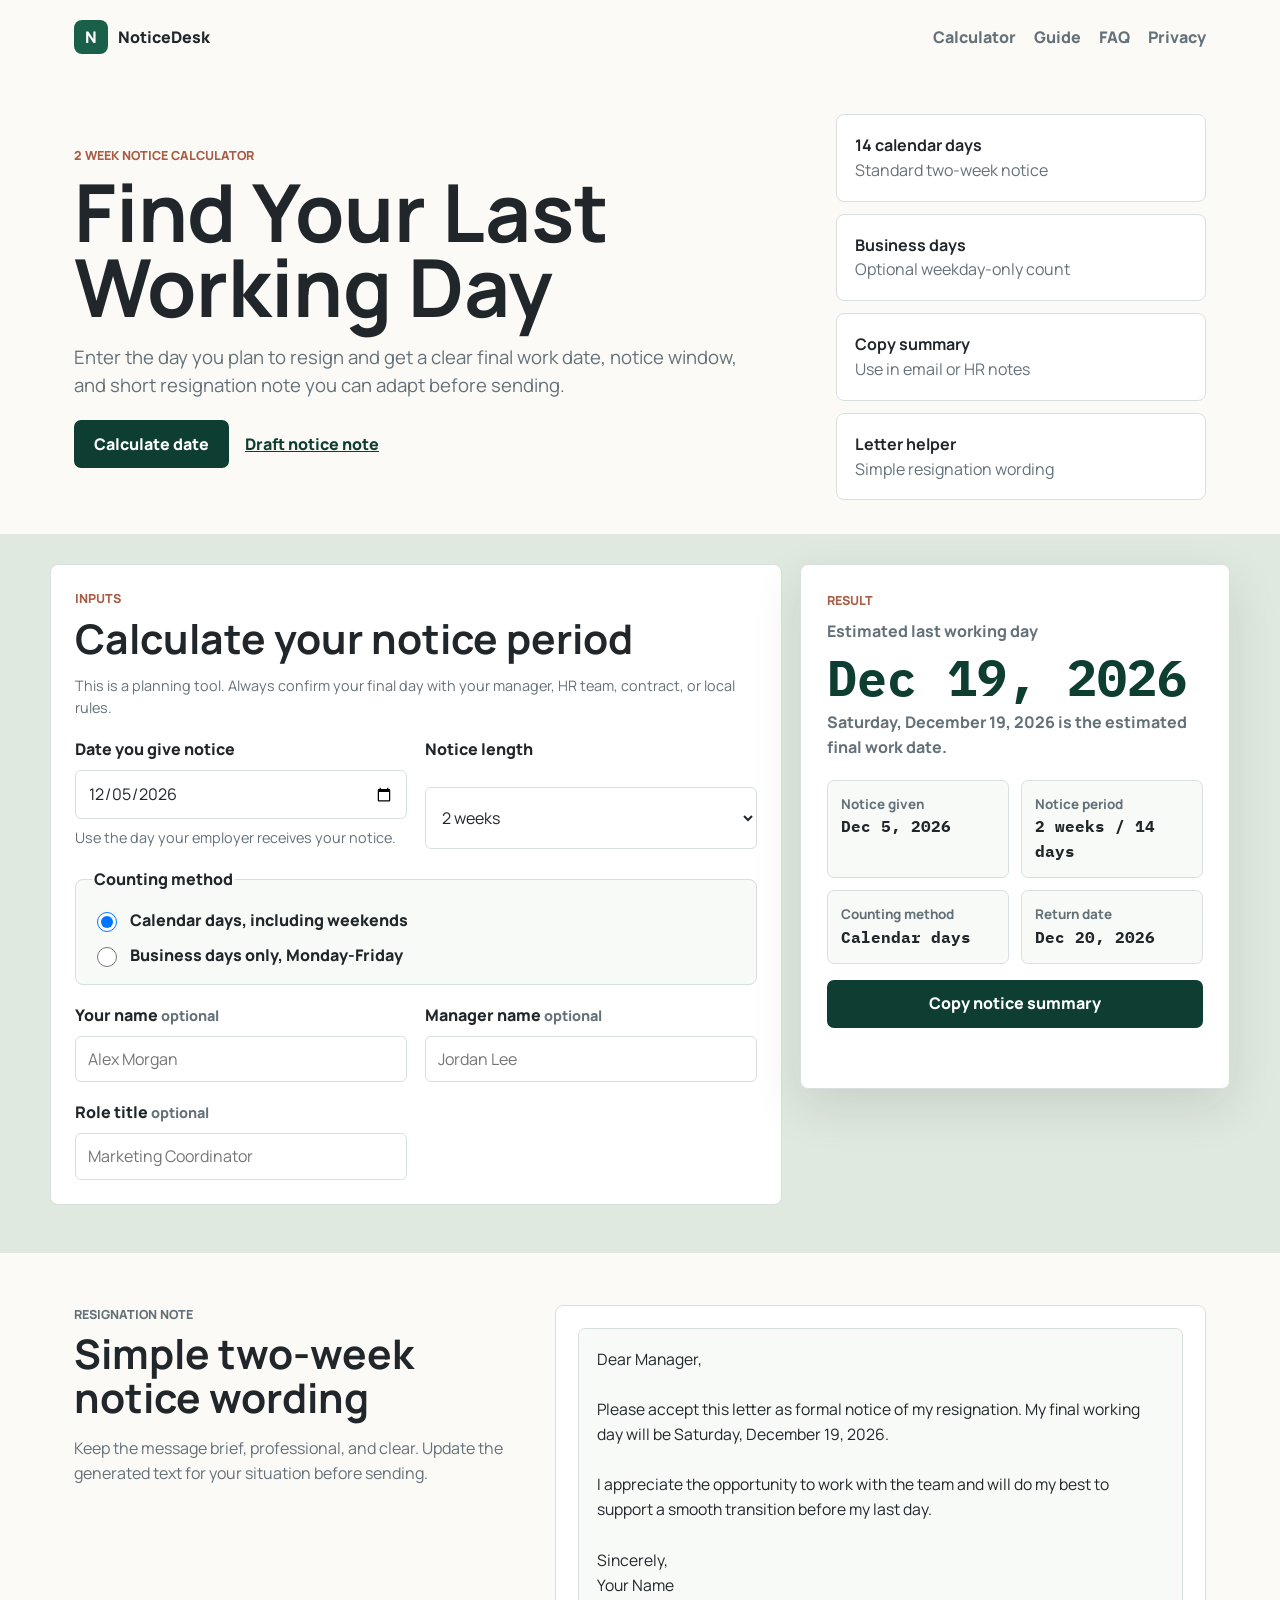
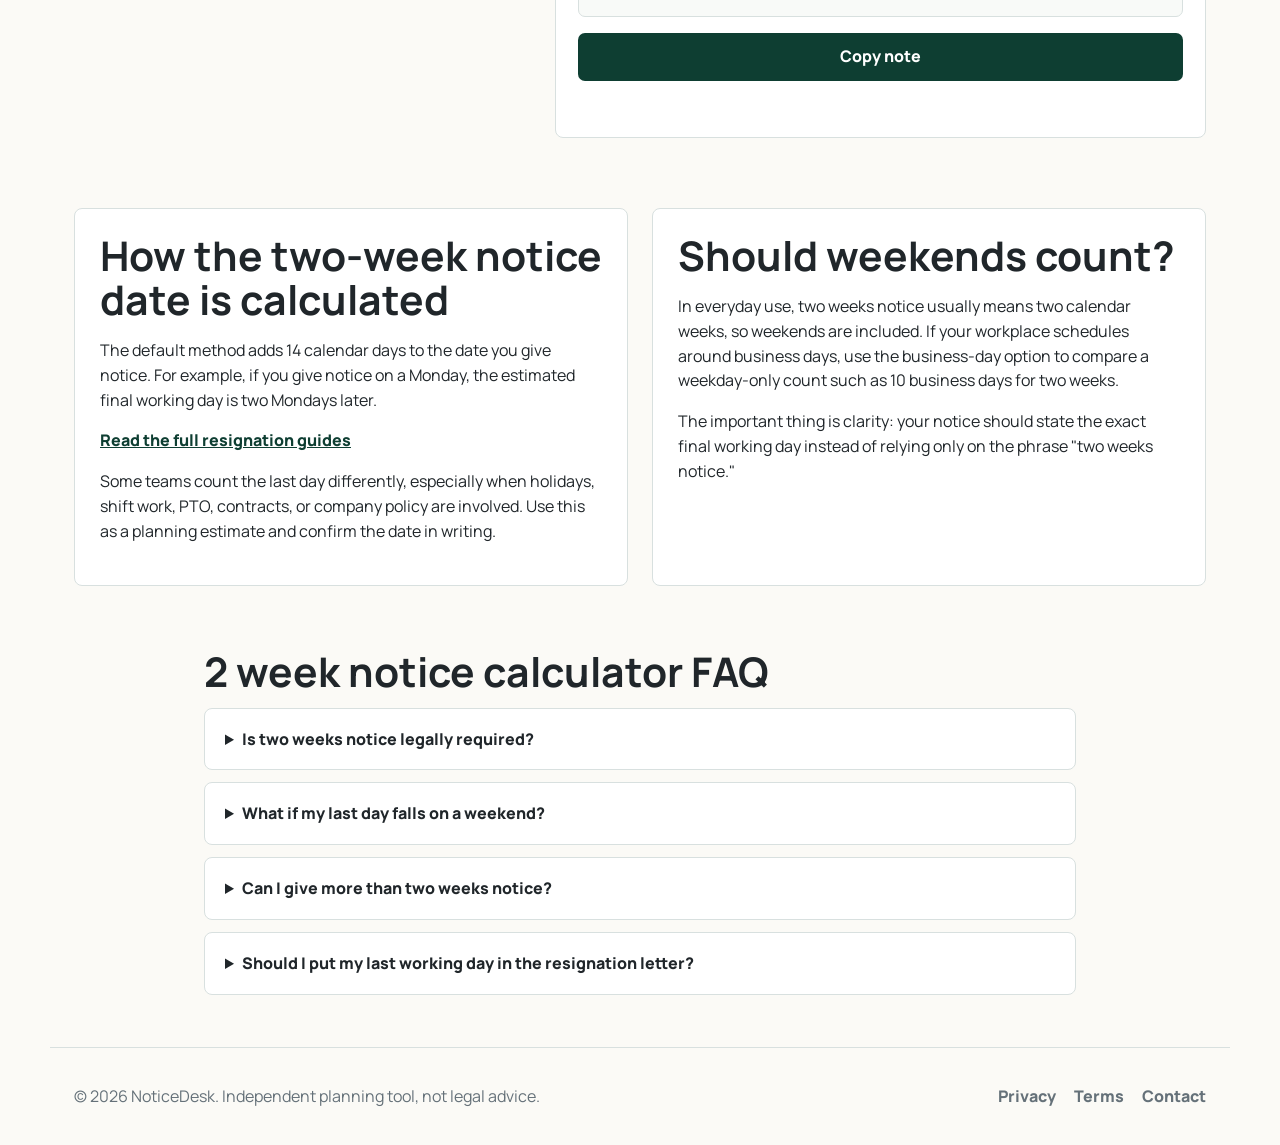
<file: index.html>
<!doctype html>
<html lang="en">
<head>
  <meta charset="utf-8">
  <meta name="viewport" content="width=device-width, initial-scale=1">
  <title>2 Week Notice Date Calculator: Find Your Last Working Day</title>
  <meta name="description" content="Calculate your two-week notice last working day from any resignation date. Include weekends, skip weekends, copy a notice summary, and draft a simple resignation note.">
  <meta name="google-site-verification" content="HStVoqGDBK8Xyh6FS-A_EYMnVGYeA2WJP6QGMpi1RUY">
  <link rel="canonical" href="https://two-week-notice-calculator.pages.dev/">
  <link rel="icon" href="favicon.svg" type="image/svg+xml">
  <meta property="og:title" content="2 Week Notice Date Calculator">
  <meta property="og:description" content="Find your last working day after giving two weeks notice, with weekend options and a simple resignation note.">
  <meta property="og:type" content="website">
  <meta property="og:url" content="https://two-week-notice-calculator.pages.dev/">
  <link rel="stylesheet" href="styles.css">
  <script type="application/ld+json">
  {
    "@context": "https://schema.org",
    "@graph": [
      {
        "@type": "WebApplication",
        "name": "2 Week Notice Date Calculator",
        "applicationCategory": "BusinessApplication",
        "operatingSystem": "Any",
        "offers": {"@type": "Offer", "price": "0", "priceCurrency": "USD"},
        "description": "Calculate a final working day from a resignation date and notice period."
      },
      {
        "@type": "FAQPage",
        "mainEntity": [
          {
            "@type": "Question",
            "name": "How do you calculate a two-week notice date?",
            "acceptedAnswer": {"@type": "Answer", "text": "Pick the date you give notice, add 14 calendar days for a standard two-week notice, then confirm the final working day with your employer's policy and scheduling."}
          },
          {
            "@type": "Question",
            "name": "Does two weeks notice include weekends?",
            "acceptedAnswer": {"@type": "Answer", "text": "Many people count two weeks notice as 14 calendar days, which includes weekends. Some workplaces prefer business-day scheduling, so this calculator lets you compare both."}
          }
        ]
      },
      {
        "@type": "HowTo",
        "name": "Calculate your two-week notice last working day",
        "description": "Step-by-step to find your final working day from any resignation date, with weekend and business-day options.",
        "totalTime": "PT1M",
        "tool": [{"@type": "HowToTool", "name": "2 Week Notice Date Calculator"}],
        "step": [
          {"@type": "HowToStep", "name": "Pick your notice date", "text": "Choose the calendar day you give notice to your employer."},
          {"@type": "HowToStep", "name": "Set notice length", "text": "Select 1, 2, 3, or 4 weeks of notice in the dropdown."},
          {"@type": "HowToStep", "name": "Choose counting method", "text": "Pick calendar days (includes weekends) or business days only."},
 companies          {"@type": "HowToStep", "name": "Read your final day", "text": "The tool shows your estimated last working day and the following day."}
        ]
      }
    ]
  }
  </script>
</head>
<body>
  <header class="site-header">
    <a class="brand" href="index.html" aria-label="NoticeDesk home">
      <span class="brand-mark">N</span>
      <span>NoticeDesk</span>
    </a>
    <nav aria-label="Primary navigation">
      <a href="#calculator">Calculator</a>
      <a href="#guide">Guide</a>
      <a href="#faq">FAQ</a>
      <a href="privacy.html">Privacy</a>
    </nav>
  </header>

  <main>
    <section class="hero">
      <div class="hero-copy">
        <p class="eyebrow">2 week notice calculator</p>
        <h1>Find Your Last Working Day</h1>
        <p>Enter the day you plan to resign and get a clear final work date, notice window, and short resignation note you can adapt before sending.</p>
        <div class="hero-actions">
          <a class="button-link" href="#calculator">Calculate date</a>
          <a class="text-link" href="#letter">Draft notice note</a>
        </div>
      </div>
      <aside class="hero-panel" aria-label="Calculator features">
        <div><strong>14 calendar days</strong><span>Standard two-week notice</span></div>
        <div><strong>Business days</strong><span>Optional weekday-only count</span></div>
        <div><strong>Copy summary</strong><span>Use in email or HR notes</span></div>
        <div><strong>Letter helper</strong><span>Simple resignation wording</span></div>
      </aside>
    </section>

    <section id="calculator" class="calculator-band">
      <div class="calculator-shell">
        <form class="input-panel">
          <div class="panel-heading">
            <p class="eyebrow">Inputs</p>
            <h2>Calculate your notice period</h2>
            <p class="hint">This is a planning tool. Always confirm your final day with your manager, HR team, contract, or local rules.</p>
          </div>

          <div class="field">
            <label for="notice-date">Date you give notice</label>
            <input id="notice-date" type="date">
            <p class="hint">Use the day your employer receives your notice.</p>
          </div>

          <div class="field">
            <label for="notice-length">Notice length</label>
            <select id="notice-length">
              <option value="2" selected>2 weeks</option>
              <option value="1">1 week</option>
              <option value="3">3 weeks</option>
              <option value="4">4 weeks</option>
            </select>
          </div>

          <fieldset class="option-group">
            <legend>Counting method</legend>
            <label>
              <input type="radio" name="count-mode" value="calendar" checked>
              <span>Calendar days, including weekends</span>
            </label>
            <label>
              <input type="radio" name="count-mode" value="business">
              <span>Business days only, Monday-Friday</span>
            </label>
          </fieldset>

          <div class="field">
            <label for="employee-name">Your name <span class="optional">optional</span></label>
            <input id="employee-name" type="text" placeholder="Alex Morgan">
          </div>

          <div class="field">
            <label for="manager-name">Manager name <span class="optional">optional</span></label>
            <input id="manager-name" type="text" placeholder="Jordan Lee">
          </div>

          <div class="field">
            <label for="role-title">Role title <span class="optional">optional</span></label>
            <input id="role-title" type="text" placeholder="Marketing Coordinator">
          </div>
        </form>

        <section class="result-panel" aria-live="polite">
          <p class="eyebrow">Result</p>
          <div class="date-hero">
            <span>Estimated last working day</span>
            <strong id="last-day">-</strong>
            <em id="result-note">Choose a notice date to begin.</em>
          </div>

          <div class="metric-grid">
            <div><span>Notice given</span><strong id="given-date">-</strong></div>
            <div><span>Notice period</span><strong id="notice-window">-</strong></div>
            <div><span>Counting method</span><strong id="counting-method">Calendar</strong></div>
            <div><span>Return date</span><strong id="next-day">-</strong></div>
          </div>

          <button id="copy-summary" type="button">Copy notice summary</button>
          <p id="copy-status" class="copy-status" role="status"></p>
        </section>
      </div>
    </section>

    <section id="letter" class="letter-band">
      <div>
        <p class="eyebrow">Resignation note</p>
        <h2>Simple two-week notice wording</h2>
        <p>Keep the message brief, professional, and clear. Update the generated text for your situation before sending.</p>
      </div>
      <article class="letter-card">
        <pre id="letter-output"></pre>
        <button id="copy-letter" type="button">Copy note</button>
        <p id="letter-status" class="copy-status" role="status"></p>
      </article>
    </section>

    <section id="guide" class="guide-grid">
      <article>
        <h2>How the two-week notice date is calculated</h2>
        <p>The default method adds 14 calendar days to the date you give notice. For example, if you give notice on a Monday, the estimated final working day is two Mondays later.</p>
        <a class="text-link" href="blog/">Read the full resignation guides</a>
        <p>Some teams count the last day differently, especially when holidays, shift work, PTO, contracts, or company policy are involved. Use this as a planning estimate and confirm the date in writing.</p>
      </article>
      <article>
        <h2>Should weekends count?</h2>
        <p>In everyday use, two weeks notice usually means two calendar weeks, so weekends are included. If your workplace schedules around business days, use the business-day option to compare a weekday-only count such as 10 business days for two weeks.</p>
        <p>The important thing is clarity: your notice should state the exact final working day instead of relying only on the phrase "two weeks notice."</p>
      </article>
    </section>

    <section id="faq" class="faq-band">
      <h2>2 week notice calculator FAQ</h2>
      <details>
        <summary>Is two weeks notice legally required?</summary>
        <p>It depends on your job, contract, location, and employer policy. In many situations it is a professional courtesy rather than a universal legal rule. Check your agreement or ask HR if the stakes are high.</p>
      </details>
      <details>
        <summary>What if my last day falls on a weekend?</summary>
        <p>If you normally work Monday-Friday, you may choose the closest regular workday and confirm it with your manager. The calculator shows both the date and the following day so you can discuss the transition clearly.</p>
      </details>
      <details>
        <summary>Can I give more than two weeks notice?</summary>
        <p>Yes. Many people give more notice for senior roles, specialized work, or long handoffs. Use the notice length dropdown to compare one, two, three, and four-week periods.</p>
      </details>
      <details>
        <summary>Should I put my last working day in the resignation letter?</summary>
        <p>Yes. A specific final date prevents confusion and gives your employer a clear transition timeline.</p>
      </details>
    </section>
  </main>

  <footer class="site-footer">
    <p>&copy; 2026 NoticeDesk. Independent planning tool, not legal advice.</p>
    <nav aria-label="Footer navigation">
      <a href="privacy.html">Privacy</a>
      <a href="terms.html">Terms</a>
      <a href="contact.html">Contact</a>
    </nav>
  </footer>

  <script src="script.js"></script>
</body>
</html>
</file>
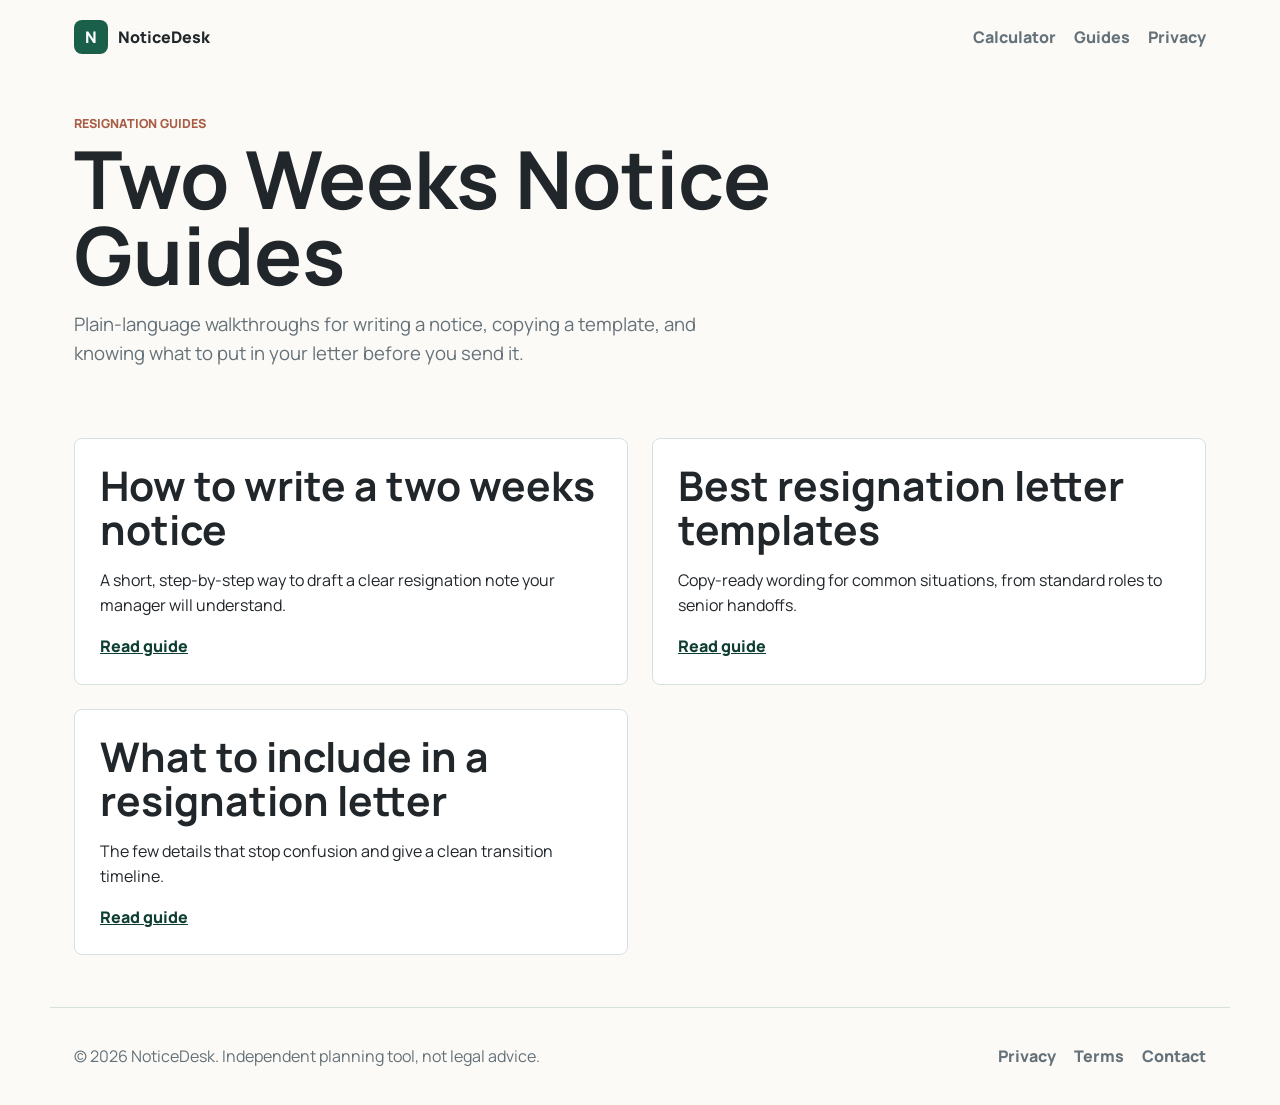
<file: blog/index.html>
<!doctype html>
<html lang="en">
<head>
  <meta charset="utf-8">
  <meta name="viewport" content="width=device-width, initial-scale=1">
  <title>Two Weeks Notice Guides | NoticeDesk</title>
  <meta name="description" content="Guides on writing a two weeks notice, resignation letter templates, and what to include before you send it.">
  <link rel="canonical" href="https://two-week-notice-calculator.pages.dev/blog/">
  <link rel="icon" href="../favicon.svg" type="image/svg+xml">
  <link rel="stylesheet" href="../styles.css">
</head>
<body>
  <header class="site-header">
    <a class="brand" href="../index.html" aria-label="NoticeDesk home">
      <span class="brand-mark">N</span>
      <span>NoticeDesk</span>
    </a>
    <nav aria-label="Primary navigation">
      <a href="../index.html">Calculator</a>
      <a href="#guides">Guides</a>
      <a href="../privacy.html">Privacy</a>
    </nav>
  </header>
  <main>
    <section class="hero">
      <div class="hero-copy">
        <p class="eyebrow">Resignation guides</p>
        <h1>Two Weeks Notice Guides</h1>
        <p>Plain-language walkthroughs for writing a notice, copying a template, and knowing what to put in your letter before you send it.</p>
      </div>
    </section>
    <section id="guides" class="guide-grid">
      <article class="guide-card">
        <h2>How to write a two weeks notice</h2>
        <p>A short, step-by-step way to draft a clear resignation note your manager will understand.</p>
        <a class="text-link" href="how-to-write-a-two-weeks-notice-letter.html">Read guide</a>
      </article>
      <article class="guide-card">
        <h2>Best resignation letter templates</h2>
        <p>Copy-ready wording for common situations, from standard roles to senior handoffs.</p>
        <a class="text-link" href="best-resignation-letter-templates.html">Read guide</a>
      </article>
      <article class="guide-card">
        <h2>What to include in a resignation letter</h2>
        <p>The few details that stop confusion and give a clean transition timeline.</p>
        <a class="text-link" href="what-to-include-in-resignation-letter.html">Read guide</a>
      </article>
    </section>
  </main>
  <footer class="site-footer">
    <p>&copy; 2026 NoticeDesk. Independent planning tool, not legal advice.</p>
    <nav aria-label="Footer navigation">
      <a href="../privacy.html">Privacy</a>
      <a href="../terms.html">Terms</a>
      <a href="../contact.html">Contact</a>
    </nav>
  </footer>
</body>
</html>
</file>
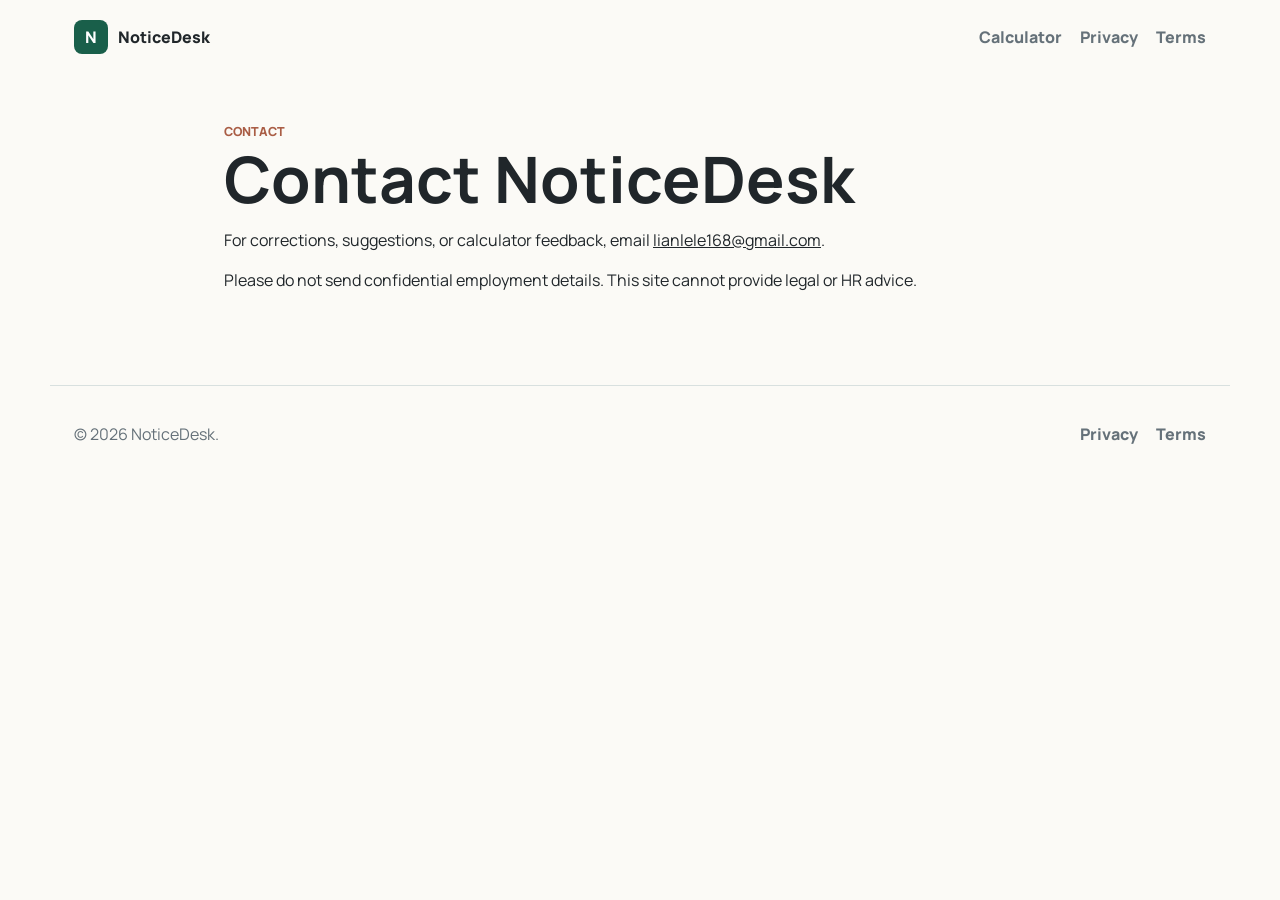
<file: contact.html>
<!doctype html>
<html lang="en">
<head>
  <meta charset="utf-8">
  <meta name="viewport" content="width=device-width, initial-scale=1">
  <title>Contact | NoticeDesk</title>
  <meta name="description" content="Contact NoticeDesk about the two-week notice date calculator.">
  <link rel="stylesheet" href="styles.css">
</head>
<body>
  <header class="site-header">
    <a class="brand" href="index.html"><span class="brand-mark">N</span><span>NoticeDesk</span></a>
    <nav><a href="index.html#calculator">Calculator</a><a href="privacy.html">Privacy</a><a href="terms.html">Terms</a></nav>
  </header>
  <main class="page">
    <p class="eyebrow">Contact</p>
    <h1>Contact NoticeDesk</h1>
    <p>For corrections, suggestions, or calculator feedback, email <a href="mailto:lianlele168@gmail.com">lianlele168@gmail.com</a>.</p>
    <p>Please do not send confidential employment details. This site cannot provide legal or HR advice.</p>
  </main>
  <footer class="site-footer"><p>&copy; 2026 NoticeDesk.</p><nav><a href="privacy.html">Privacy</a><a href="terms.html">Terms</a></nav></footer>
</body>
</html>
</file>
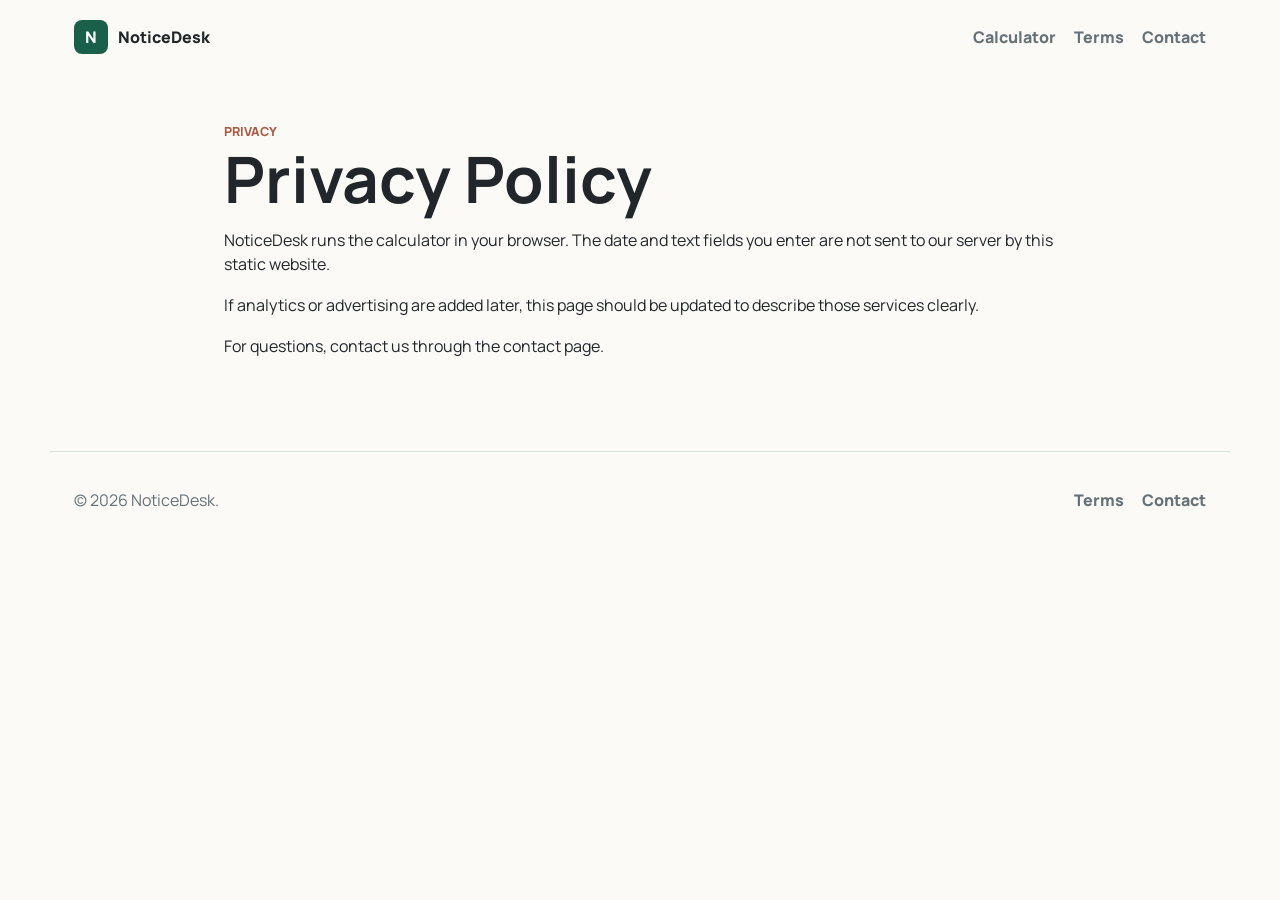
<file: privacy.html>
<!doctype html>
<html lang="en">
<head>
  <meta charset="utf-8">
  <meta name="viewport" content="width=device-width, initial-scale=1">
  <meta name="robots" content="noindex, follow">
  <title>Privacy Policy | NoticeDesk</title>
  <meta name="description" content="Privacy policy for NoticeDesk two-week notice date calculator.">
  <link rel="stylesheet" href="styles.css">
</head>
<body>
  <header class="site-header">
    <a class="brand" href="index.html"><span class="brand-mark">N</span><span>NoticeDesk</span></a>
    <nav><a href="index.html#calculator">Calculator</a><a href="terms.html">Terms</a><a href="contact.html">Contact</a></nav>
  </header>
  <main class="page">
    <p class="eyebrow">Privacy</p>
    <h1>Privacy Policy</h1>
    <p>NoticeDesk runs the calculator in your browser. The date and text fields you enter are not sent to our server by this static website.</p>
    <p>If analytics or advertising are added later, this page should be updated to describe those services clearly.</p>
    <p>For questions, contact us through the contact page.</p>
  </main>
  <footer class="site-footer"><p>&copy; 2026 NoticeDesk.</p><nav><a href="terms.html">Terms</a><a href="contact.html">Contact</a></nav></footer>
</body>
</html>
</file>
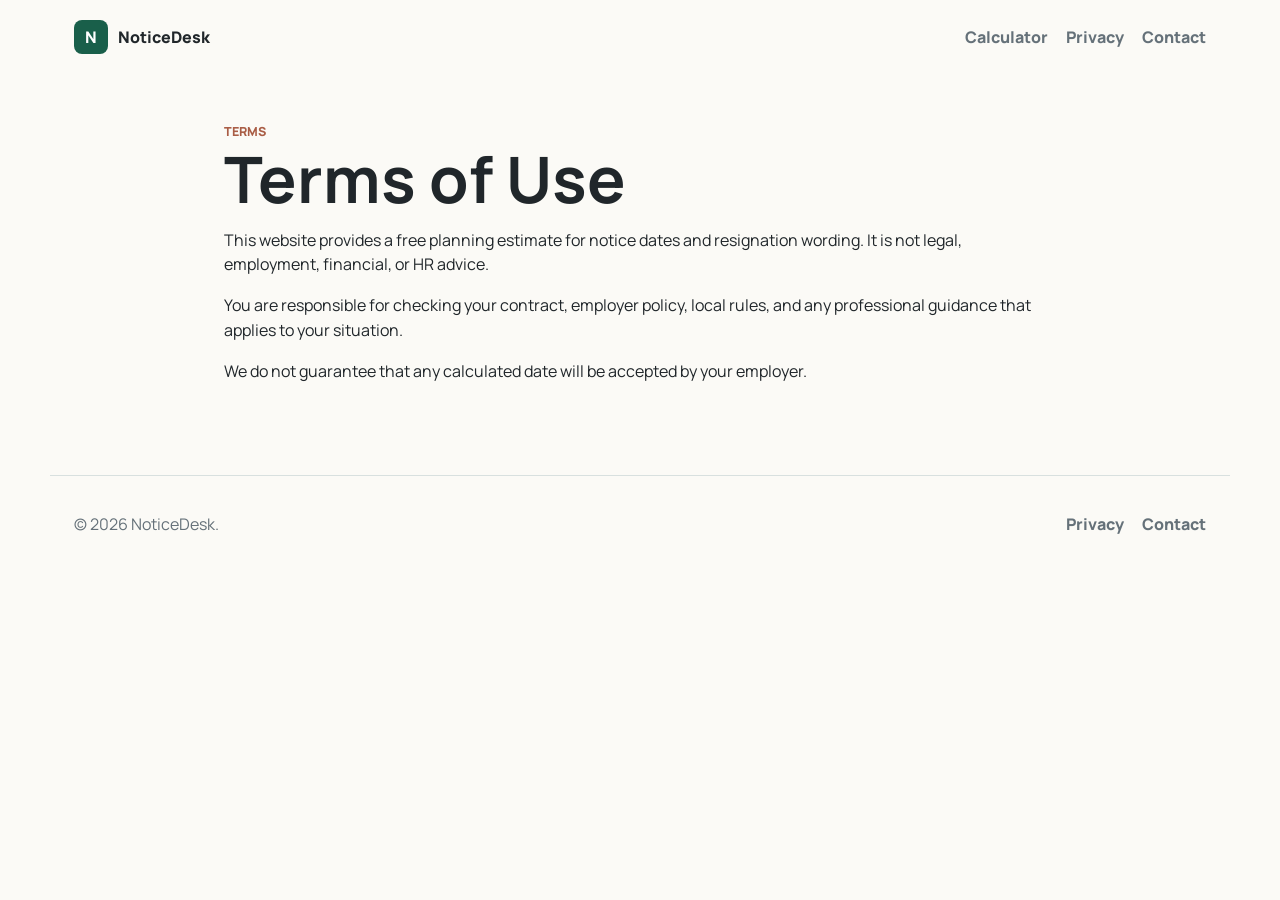
<file: terms.html>
<!doctype html>
<html lang="en">
<head>
  <meta charset="utf-8">
  <meta name="viewport" content="width=device-width, initial-scale=1">
  <meta name="robots" content="noindex, follow">
  <title>Terms of Use | NoticeDesk</title>
  <meta name="description" content="Terms of use for NoticeDesk two-week notice date calculator.">
  <link rel="stylesheet" href="styles.css">
</head>
<body>
  <header class="site-header">
    <a class="brand" href="index.html"><span class="brand-mark">N</span><span>NoticeDesk</span></a>
    <nav><a href="index.html#calculator">Calculator</a><a href="privacy.html">Privacy</a><a href="contact.html">Contact</a></nav>
  </header>
  <main class="page">
    <p class="eyebrow">Terms</p>
    <h1>Terms of Use</h1>
    <p>This website provides a free planning estimate for notice dates and resignation wording. It is not legal, employment, financial, or HR advice.</p>
    <p>You are responsible for checking your contract, employer policy, local rules, and any professional guidance that applies to your situation.</p>
    <p>We do not guarantee that any calculated date will be accepted by your employer.</p>
  </main>
  <footer class="site-footer"><p>&copy; 2026 NoticeDesk.</p><nav><a href="privacy.html">Privacy</a><a href="contact.html">Contact</a></nav></footer>
</body>
</html>
</file>
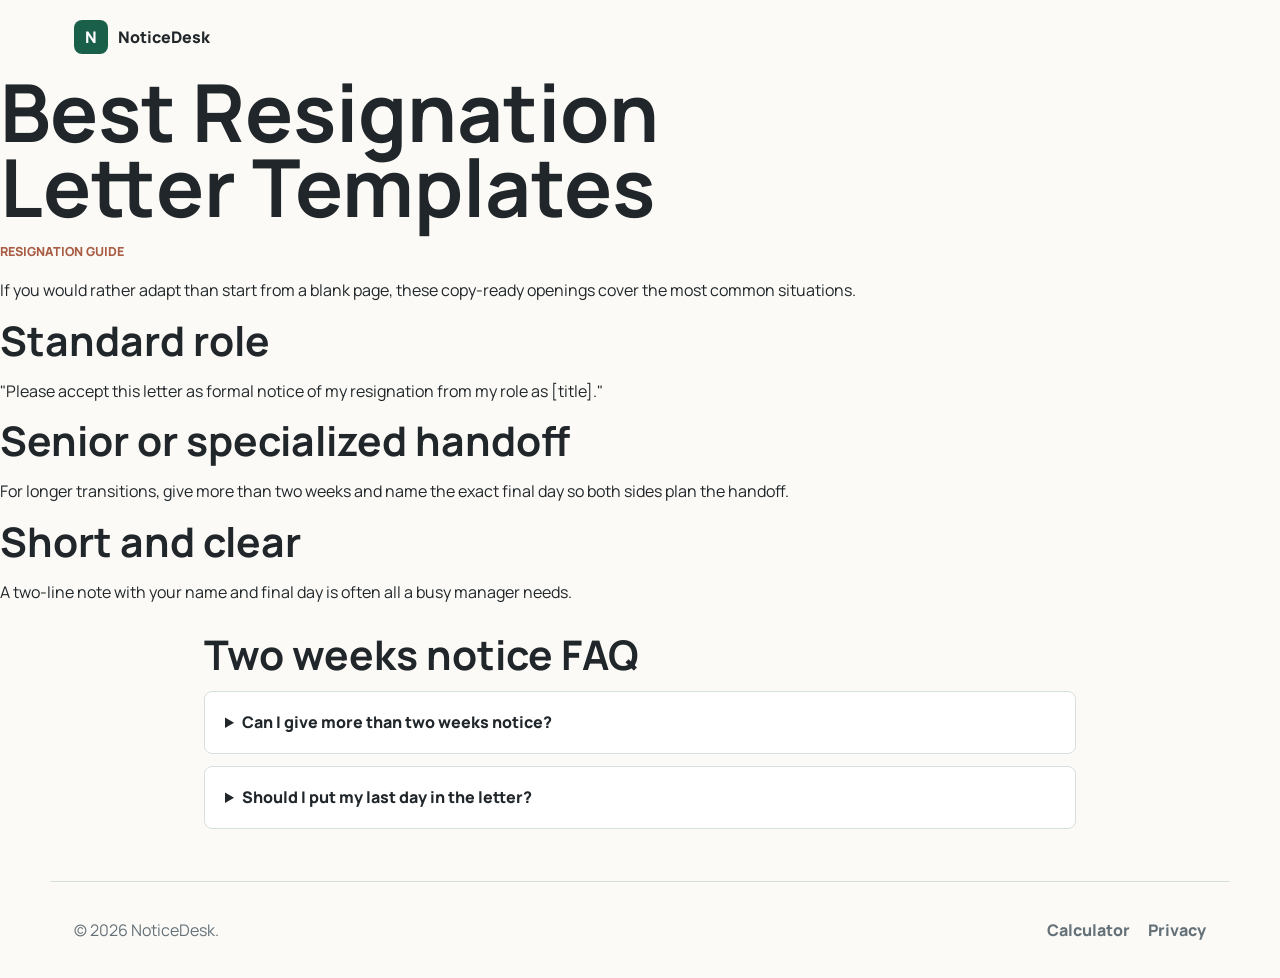
<file: blog/best-resignation-letter-templates.html>
<!doctype html>
<html lang="en">
<head>
  <meta charset="utf-8">
  <meta name="viewport" content="width=device-width, initial-scale=1">
  <title>Best Resignation Letter Templates (2026)</title>
  <meta name="description" content="Copy-ready resignation letter wording for common situations.">
  <link rel="canonical" href="https://two-week-notice-calculator.pages.dev/blog/best-resignation-letter-templates.html">
  <link rel="icon" href="../favicon.svg" type="image/svg+xml">
  <link rel="stylesheet" href="../styles.css">
  <script type="application/ld+json">
  {
    "@context": "https://schema.org",
    "@type": "Article",
    "headline": "Best Resignation Letter Templates",
    "datePublished": "2026-07-31",
    "author": {"@type": "Organization", "name": "NoticeDesk"}
  }
  </script>
</head>
<body>
  <header class="site-header">
    <a class="brand" href="../index.html"><span class="brand-mark">N</span><span>NoticeDesk</span></a>
  </header>
  <main>
    <article>
      <h1>Best Resignation Letter Templates</h1>
      <p class="eyebrow">Resignation guide</p>
      <p>If you would rather adapt than start from a blank page, these copy-ready openings cover the most common situations.</p>
      <h2>Standard role</h2>
      <p>"Please accept this letter as formal notice of my resignation from my role as [title]."</p>
      <h2>Senior or specialized handoff</h2>
      <p>For longer transitions, give more than two weeks and name the exact final day so both sides plan the handoff.</p>
      <h2>Short and clear</h2>
      <p>A two-line note with your name and final day is often all a busy manager needs.</p>
      <section class="faq-band">
        <h2>Two weeks notice FAQ</h2>
        <details>
          <summary>Can I give more than two weeks notice?</summary>
          <p>Yes. Many people give more notice for senior or specialized roles.</p>
        </details>
        <details>
          <summary>Should I put my last day in the letter?</summary>
          <p>Yes. A specific final date prevents confusion.</p>
        </details>
      </section>
    </article>
  </main>
  <footer class="site-footer">
    <p>&copy; 2026 NoticeDesk.</p>
    <nav><a href="../index.html">Calculator</a><a href="../privacy.html">Privacy</a></nav>
  </footer>
</body>
</html>
</file>
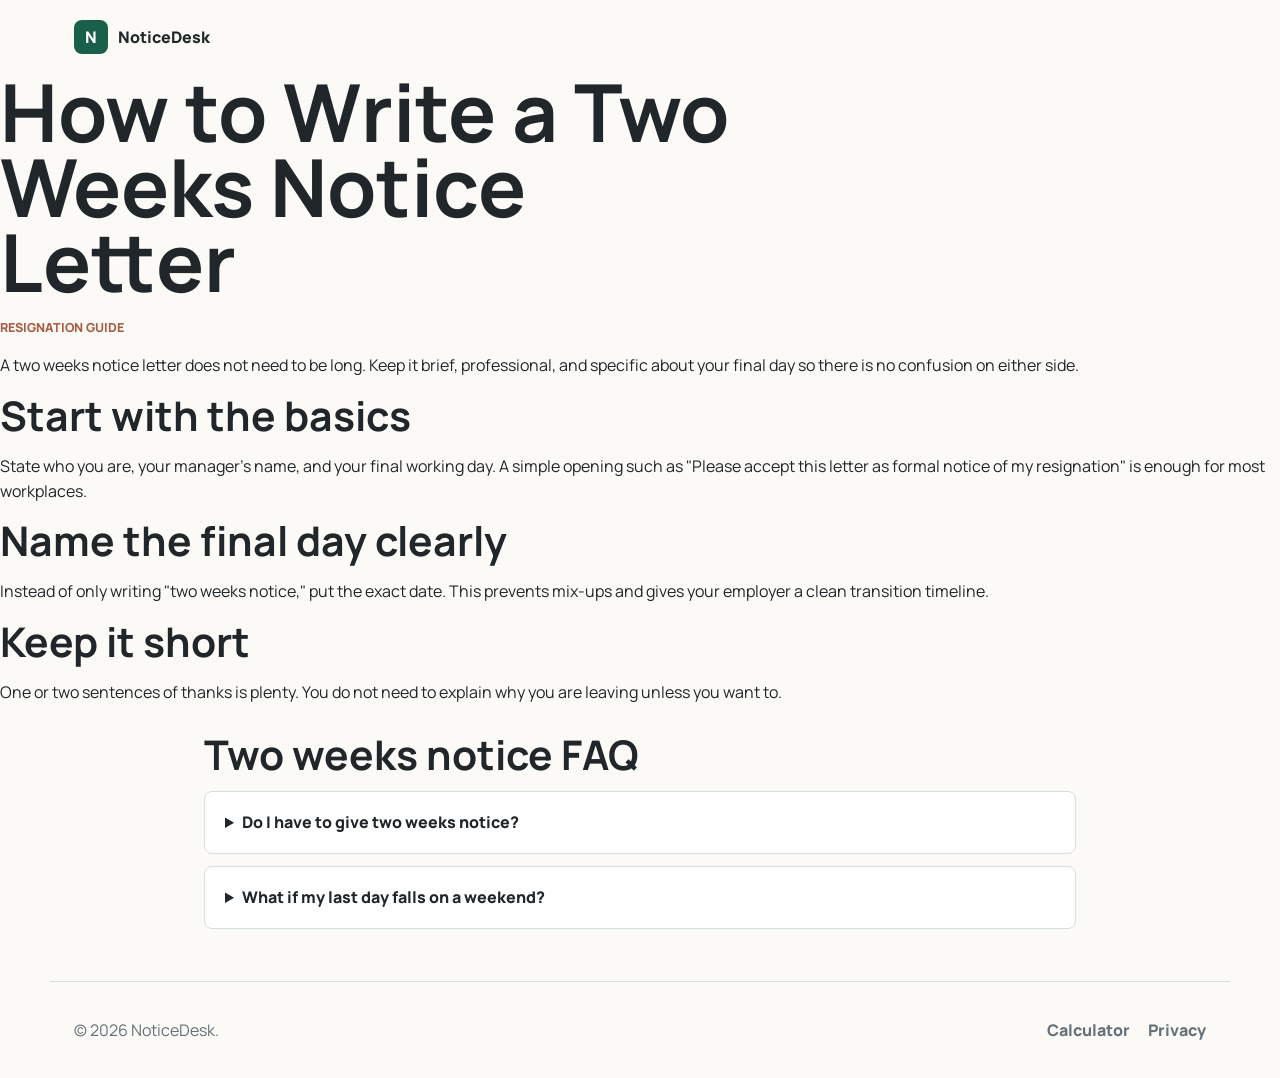
<file: blog/how-to-write-a-two-weeks-notice-letter.html>
<!doctype html>
<html lang="en">
<head>
  <meta charset="utf-8">
  <meta name="viewport" content="width=device-width, initial-scale=1">
  <title>How to Write a Two Weeks Notice Letter (2026)</title>
  <meta name="description" content="A step-by-step way to draft a clear two weeks notice letter your manager will understand.">
  <link rel="canonical" href="https://two-week-notice-calculator.pages.dev/blog/how-to-write-a-two-weeks-notice-letter.html">
  <link rel="icon" href="../favicon.svg" type="image/svg+xml">
  <link rel="stylesheet" href="../styles.css">
  <script type="application/ld+json">
  {
    "@context": "https://schema.org",
    "@type": "Article",
    "headline": "How to Write a Two Weeks Notice Letter",
    "datePublished": "2026-07-31",
    "author": {"@type": "Organization", "name": "NoticeDesk"}
  }
  </script>
</head>
<body>
  <header class="site-header">
    <a class="brand" href="../index.html"><span class="brand-mark">N</span><span>NoticeDesk</span></a>
  </header>
  <main>
    <article>
      <h1>How to Write a Two Weeks Notice Letter</h1>
      <p class="eyebrow">Resignation guide</p>
      <p>A two weeks notice letter does not need to be long. Keep it brief, professional, and specific about your final day so there is no confusion on either side.</p>
      <h2>Start with the basics</h2>
      <p>State who you are, your manager's name, and your final working day. A simple opening such as "Please accept this letter as formal notice of my resignation" is enough for most workplaces.</p>
      <h2>Name the final day clearly</h2>
      <p>Instead of only writing "two weeks notice," put the exact date. This prevents mix-ups and gives your employer a clean transition timeline.</p>
      <h2>Keep it short</h2>
      <p>One or two sentences of thanks is plenty. You do not need to explain why you are leaving unless you want to.</p>
      <section class="faq-band">
        <h2>Two weeks notice FAQ</h2>
        <details>
          <summary>Do I have to give two weeks notice?</summary>
          <p>No. It is a professional courtesy, not a universal legal rule. Check your contract if the stakes are high.</p>
        </details>
        <details>
          <summary>What if my last day falls on a weekend?</summary>
          <p>Pick the closest regular workday and confirm it with your manager.</p>
        </details>
      </section>
    </article>
  </main>
  <footer class="site-footer">
    <p>&copy; 2026 NoticeDesk.</p>
    <nav><a href="../index.html">Calculator</a><a href="../privacy.html">Privacy</a></nav>
  </footer>
</body>
</html>
</file>
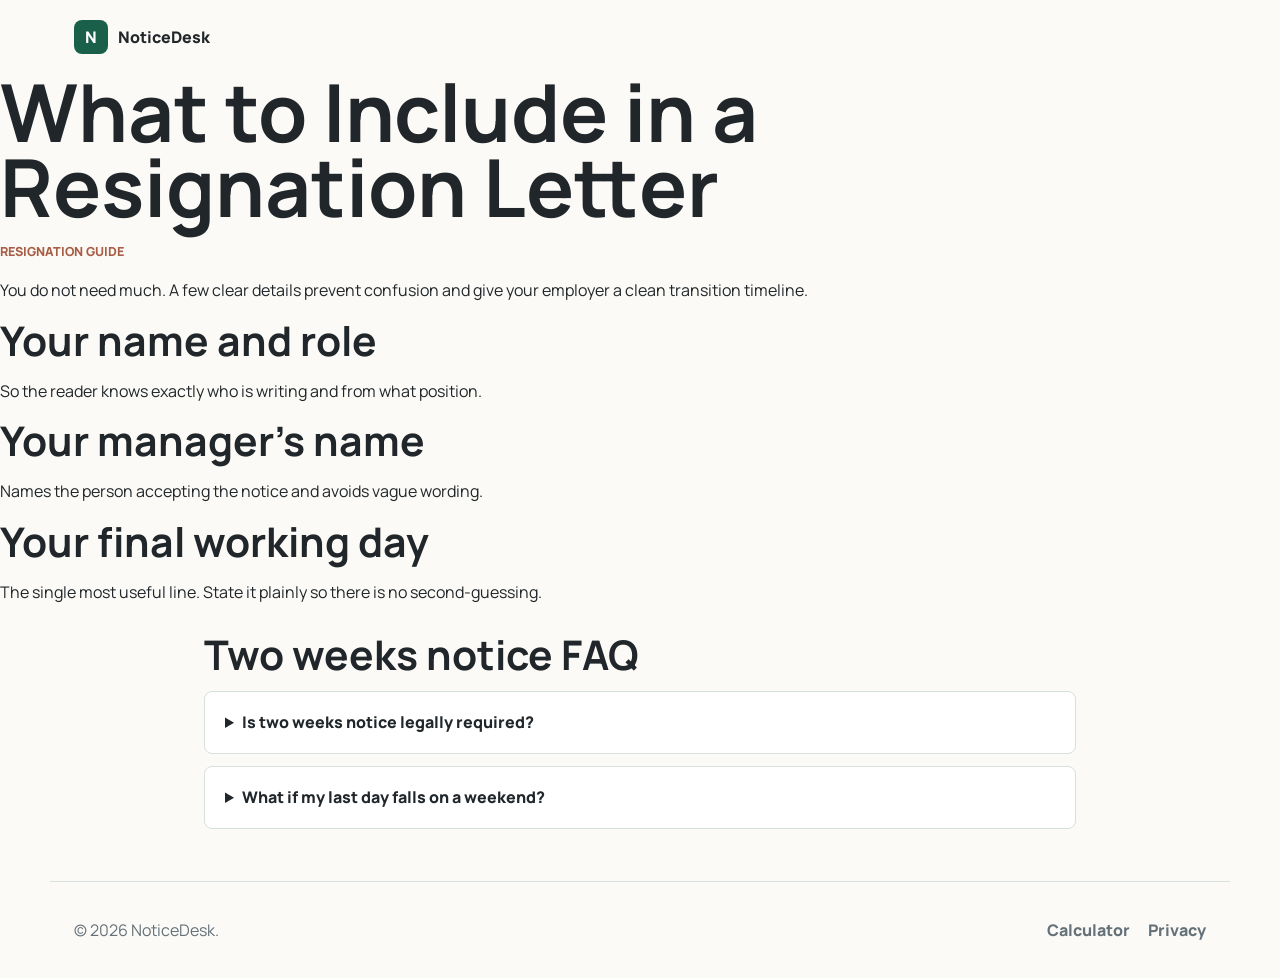
<file: blog/what-to-include-in-resignation-letter.html>
<!doctype html>
<html lang="en">
<head>
  <meta charset="utf-8">
  <meta name="viewport" content="width=device-width, initial-scale=1">
  <title>What to Include in a Resignation Letter (2026)</title>
  <meta name="description" content="The few details that stop confusion and give a clean transition timeline.">
  <link rel="canonical" href="https://two-week-notice-calculator.pages.dev/blog/what-to-include-in-resignation-letter.html">
  <link rel="icon" href="../favicon.svg" type="image/svg+xml">
  <link rel="stylesheet" href="../styles.css">
  <script type="application/ld+json">
  {
    "@context": "https://schema.org",
    "@type": "Article",
    "headline": "What to Include in a Resignation Letter",
    "datePublished": "2026-07-31",
    "author": {"@type": "Organization", "name": "NoticeDesk"}
  }
  </script>
</head>
<body>
  <header class="site-header">
    <a class="brand" href="../index.html"><span class="brand-mark">N</span><span>NoticeDesk</span></a>
  </header>
  <main>
    <article>
      <h1>What to Include in a Resignation Letter</h1>
      <p class="eyebrow">Resignation guide</p>
      <p>You do not need much. A few clear details prevent confusion and give your employer a clean transition timeline.</p>
      <h2>Your name and role</h2>
      <p>So the reader knows exactly who is writing and from what position.</p>
      <h2>Your manager's name</h2>
      <p>Names the person accepting the notice and avoids vague wording.</p>
      <h2>Your final working day</h2>
      <p>The single most useful line. State it plainly so there is no second-guessing.</p>
      <section class="faq-band">
        <h2>Two weeks notice FAQ</h2>
        <details>
          <summary>Is two weeks notice legally required?</summary>
          <p>It depends on your contract and location. In many cases it is a courtesy, not a rule.</p>
        </details>
        <details>
          <summary>What if my last day falls on a weekend?</summary>
          <p>Confirm the closest regular workday with your manager.</p>
        </details>
      </section>
    </article>
  </main>
  <footer class="site-footer">
    <p>&copy; 2026 NoticeDesk.</p>
    <nav><a href="../index.html">Calculator</a><a href="../privacy.html">Privacy</a></nav>
  </footer>
</body>
</html>
</file>
<file: styles.css>
@import url("https://fonts.googleapis.com/css2?family=IBM+Plex+Mono:wght@500;600&family=Manrope:wght@400;600;700;800&display=swap");

:root {
  color-scheme: light;
  --ink: #20262a;
  --muted: #657179;
  --line: #d8e0df;
  --paper: #fbfaf6;
  --panel: #ffffff;
  --sage: #dfe9df;
  --green: #195f4a;
  --green-dark: #0e3e32;
  --clay: #a95d45;
  --blue: #315f78;
  --gold: #d69b38;
  --shadow: 0 18px 50px rgba(32, 38, 42, 0.12);
}

* {
  box-sizing: border-box;
}

html {
  scroll-behavior: smooth;
}

body {
  margin: 0;
  overflow-x: hidden;
  background: var(--paper);
  color: var(--ink);
  font-family: "Manrope", "Segoe UI", sans-serif;
  line-height: 1.55;
}

a {
  color: inherit;
}

.site-header,
.site-footer {
  max-width: 1180px;
  margin: 0 auto;
  padding: 20px 24px;
  display: flex;
  align-items: center;
  justify-content: space-between;
  gap: 24px;
}

.brand {
  display: inline-flex;
  align-items: center;
  gap: 10px;
  color: var(--ink);
  font-weight: 850;
  text-decoration: none;
}

.brand-mark {
  display: grid;
  place-items: center;
  width: 34px;
  height: 34px;
  border-radius: 8px;
  background: var(--green);
  color: #fff;
}

nav {
  display: flex;
  flex-wrap: wrap;
  gap: 18px;
}

nav a {
  color: var(--muted);
  font-weight: 800;
  text-decoration: none;
}

.hero {
  max-width: 1180px;
  min-height: 340px;
  margin: 0 auto;
  padding: 40px 24px 34px;
  display: grid;
  grid-template-columns: minmax(0, 1fr) 370px;
  gap: 34px;
  align-items: center;
}

.hero > *,
.calculator-shell > *,
.letter-band > *,
.guide-grid > * {
  min-width: 0;
}

.eyebrow {
  margin: 0 0 8px;
  color: var(--clay);
  font-size: 0.78rem;
  font-weight: 850;
  letter-spacing: 0;
  text-transform: uppercase;
}

h1,
h2,
h3,
p {
  overflow-wrap: anywhere;
}

h1 {
  max-width: 760px;
  margin: 0 0 18px;
  font-size: clamp(2.8rem, 6.4vw, 5rem);
  line-height: 0.94;
  letter-spacing: 0;
}

h2 {
  margin: 0 0 14px;
  font-size: clamp(1.72rem, 3.6vw, 2.55rem);
  line-height: 1.08;
  letter-spacing: 0;
}

h3 {
  margin: 24px 0 8px;
}

.hero-copy > p:not(.eyebrow) {
  max-width: 690px;
  color: var(--muted);
  font-size: 1.16rem;
}

.hero-actions {
  display: flex;
  flex-wrap: wrap;
  align-items: center;
  gap: 16px;
  margin-top: 20px;
}

.button-link,
button {
  display: inline-flex;
  align-items: center;
  justify-content: center;
  min-height: 48px;
  border: 0;
  border-radius: 7px;
  background: var(--green-dark);
  color: #fff;
  font: inherit;
  font-weight: 850;
  text-decoration: none;
  cursor: pointer;
}

.button-link {
  padding: 0 20px;
}

.text-link {
  color: var(--green-dark);
  font-weight: 850;
}

.hero-panel {
  display: grid;
  gap: 12px;
}

.hero-panel div,
.input-panel,
.result-panel,
.letter-card,
.guide-grid article,
.faq-band details {
  border: 1px solid var(--line);
  border-radius: 8px;
  background: var(--panel);
}

.hero-panel div {
  padding: 18px;
}

.hero-panel strong,
.hero-panel span {
  display: block;
}

.hero-panel span {
  color: var(--muted);
}

.calculator-band {
  padding: 30px 24px 48px;
  background: var(--sage);
}

.calculator-shell {
  max-width: 1180px;
  margin: 0 auto;
  display: grid;
  grid-template-columns: minmax(360px, 1fr) minmax(320px, 430px);
  gap: 18px;
  align-items: start;
}

.input-panel {
  display: grid;
  grid-template-columns: repeat(2, minmax(0, 1fr));
  gap: 18px;
  padding: 24px;
}

.panel-heading,
.option-group {
  grid-column: 1 / -1;
}

.field {
  display: grid;
  gap: 8px;
}

label,
legend {
  color: var(--ink);
  font-weight: 850;
}

.optional,
.hint {
  color: var(--muted);
  font-size: 0.9rem;
}

.hint {
  margin: 0;
}

input,
select {
  width: 100%;
  min-height: 46px;
  padding: 10px 12px;
  border: 1px solid var(--line);
  border-radius: 6px;
  background: #fff;
  color: var(--ink);
  font: inherit;
}

input:focus,
select:focus,
button:focus-visible,
a:focus-visible {
  outline: 3px solid rgba(25, 95, 74, 0.22);
  outline-offset: 2px;
}

.option-group {
  display: grid;
  gap: 10px;
  margin: 0;
  padding: 16px;
  border: 1px solid var(--line);
  border-radius: 8px;
  background: #f7faf7;
}

.option-group label {
  display: flex;
  gap: 10px;
  align-items: center;
  cursor: pointer;
}

.option-group input {
  width: 20px;
  min-height: 20px;
}

.result-panel {
  position: sticky;
  top: 16px;
  padding: 26px;
  box-shadow: var(--shadow);
}

.date-hero {
  margin-bottom: 20px;
}

.date-hero span,
.date-hero em {
  display: block;
  color: var(--muted);
  font-style: normal;
  font-weight: 750;
}

.date-hero strong {
  display: block;
  margin: 8px 0;
  color: var(--green-dark);
  font-size: clamp(2rem, 5vw, 3.15rem);
  line-height: 1;
  letter-spacing: 0;
  font-family: "IBM Plex Mono", "Manrope", sans-serif;
}

.metric-grid {
  display: grid;
  grid-template-columns: repeat(2, minmax(0, 1fr));
  gap: 12px;
}

.metric-grid div {
  padding: 13px;
  border: 1px solid var(--line);
  border-radius: 7px;
  background: #f8faf8;
}

.metric-grid span {
  display: block;
  color: var(--muted);
  font-size: 0.84rem;
  font-weight: 750;
}

.metric-grid strong {
  display: block;
  font-family: "IBM Plex Mono", "Manrope", sans-serif;
  font-size: 1rem;
}

button {
  width: 100%;
  margin-top: 16px;
}

.copy-status {
  min-height: 24px;
  margin: 10px 0 0;
  color: var(--green-dark);
  font-weight: 800;
}

.letter-band,
.guide-grid,
.faq-band {
  max-width: 1180px;
  margin: 0 auto;
  padding: 52px 24px;
}

.letter-band {
  display: grid;
  grid-template-columns: minmax(0, 0.82fr) minmax(360px, 1.18fr);
  gap: 28px;
  align-items: start;
}

.letter-band p {
  color: var(--muted);
}

.letter-card {
  padding: 22px;
}

pre {
  min-height: 220px;
  margin: 0;
  padding: 18px;
  overflow-x: auto;
  border: 1px solid var(--line);
  border-radius: 7px;
  background: #f8faf8;
  color: var(--ink);
  white-space: pre-wrap;
  font: 0.98rem/1.6 "Manrope", "Segoe UI", sans-serif;
}

.guide-grid {
  display: grid;
  grid-template-columns: repeat(2, minmax(0, 1fr));
  gap: 24px;
  padding-top: 18px;
}

.guide-grid article {
  padding: 25px;
}

.faq-band {
  max-width: 920px;
  padding-top: 12px;
}

.faq-band details {
  margin-top: 12px;
  padding: 18px 20px;
}

summary {
  cursor: pointer;
  font-weight: 850;
}

.site-footer {
  border-top: 1px solid var(--line);
  color: var(--muted);
}

.page {
  max-width: 880px;
  margin: 0 auto;
  padding: 48px 24px 76px;
}

.page h1 {
  font-size: clamp(2.35rem, 6vw, 4rem);
}

@media (max-width: 900px) {
  .hero,
  .calculator-shell,
  .letter-band,
  .guide-grid {
    grid-template-columns: 1fr;
  }

  .result-panel {
    position: static;
  }
}

@media (max-width: 680px) {
  .site-header,
  .site-footer {
    align-items: flex-start;
    flex-direction: column;
  }

  .site-header nav,
  .site-footer nav {
    display: grid;
    grid-template-columns: repeat(2, minmax(0, max-content));
    gap: 10px 18px;
  }

  .hero {
    min-height: auto;
    padding-top: 34px;
  }

  .hero-copy,
  .hero-copy > p:not(.eyebrow) {
    max-width: min(100%, 342px);
  }

  h1 {
    font-size: clamp(2.3rem, 10.2vw, 2.85rem);
    line-height: 1.02;
  }

  h2 {
    font-size: clamp(1.55rem, 7.2vw, 2rem);
  }

  .input-panel,
  .metric-grid {
    grid-template-columns: 1fr;
  }

  .panel-heading,
  .option-group {
    grid-column: auto;
  }

  .calculator-band {
    padding-inline: 14px;
  }

  .letter-band,
  .guide-grid,
  .faq-band {
    padding-inline: 14px;
  }
}
</file>
